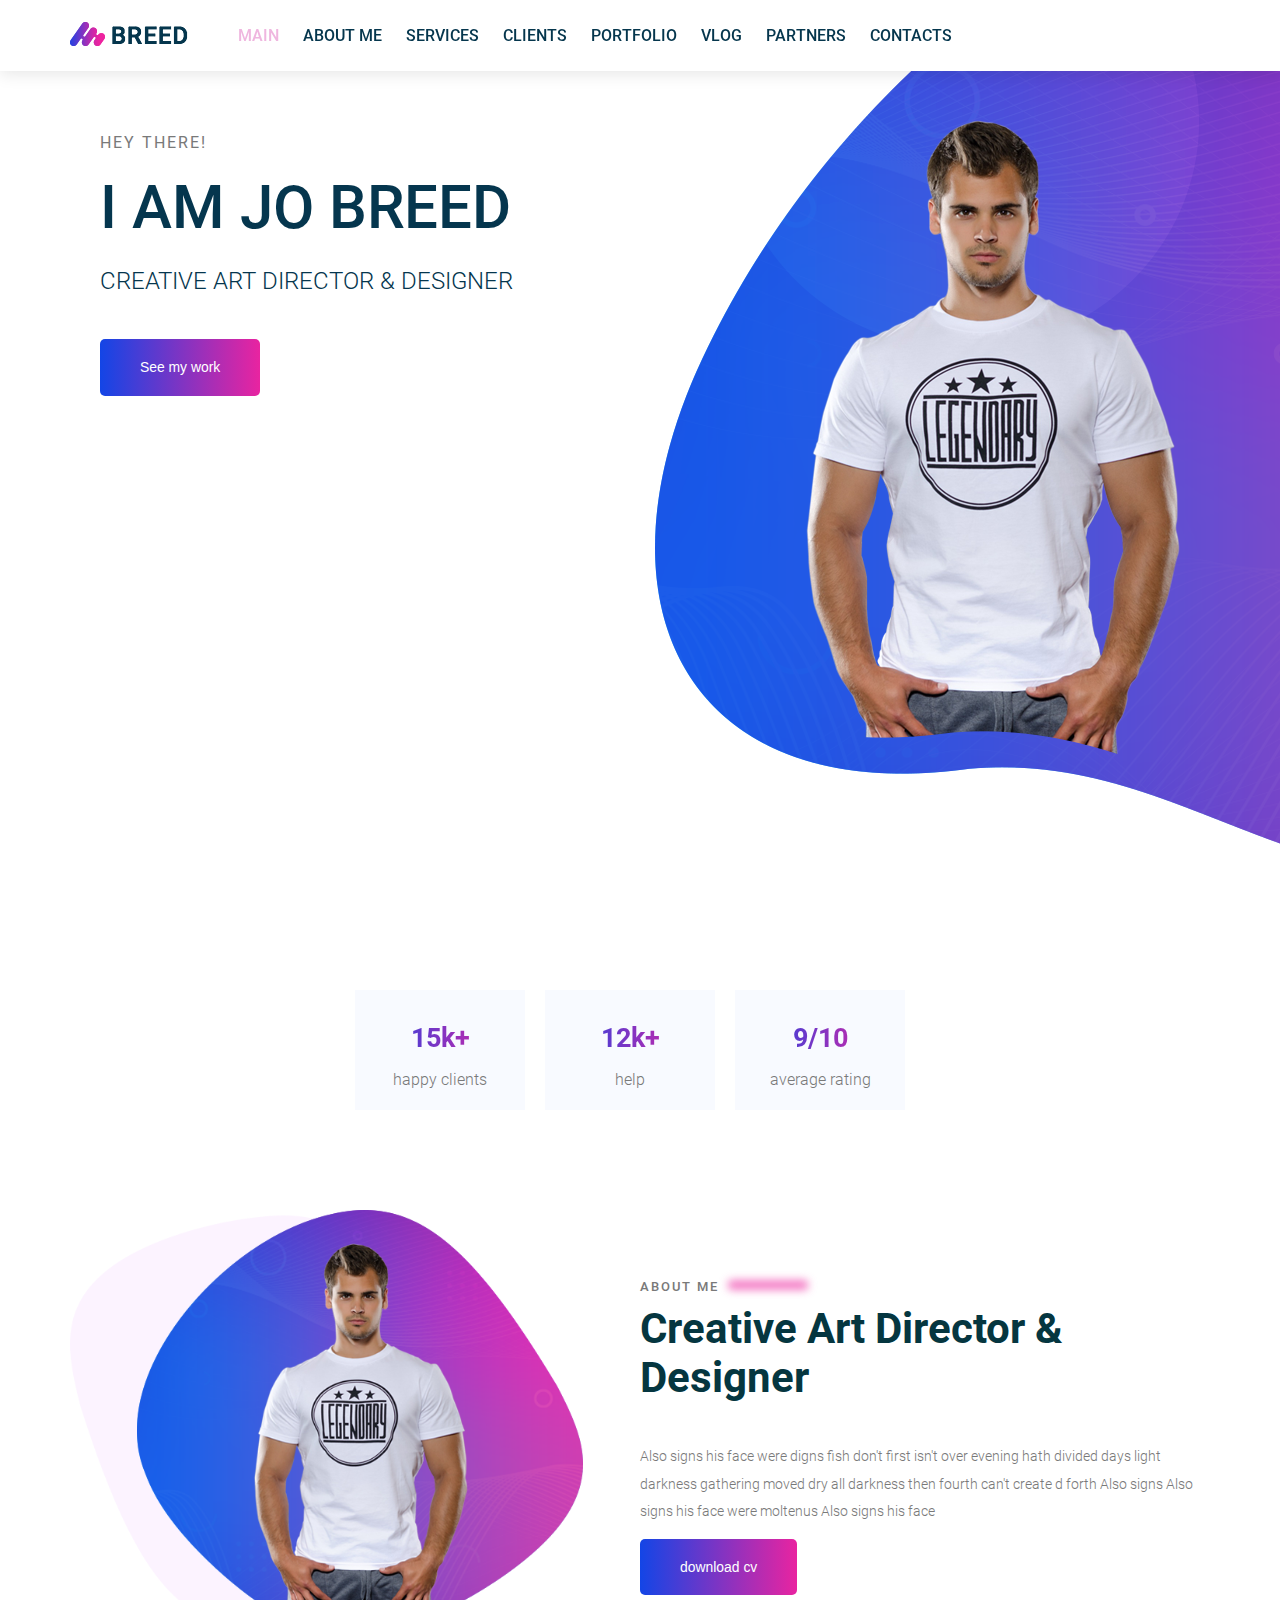
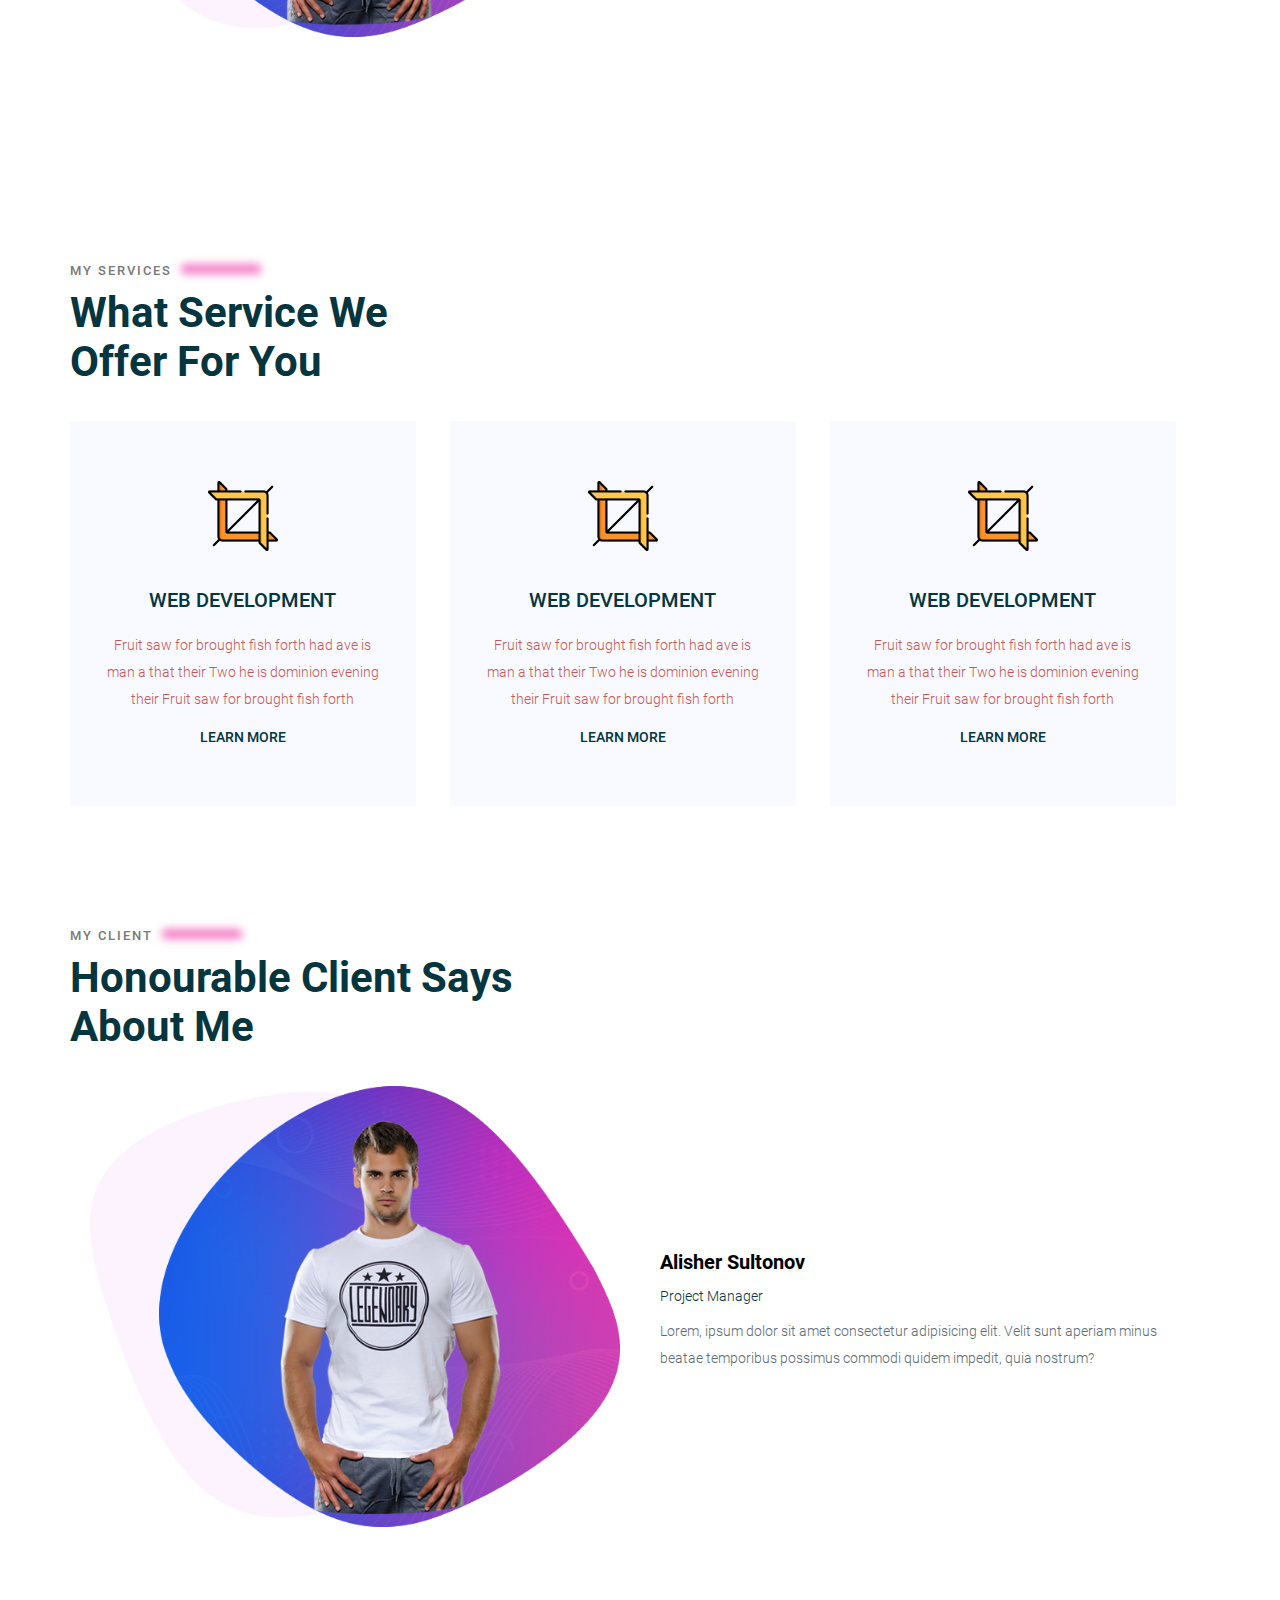
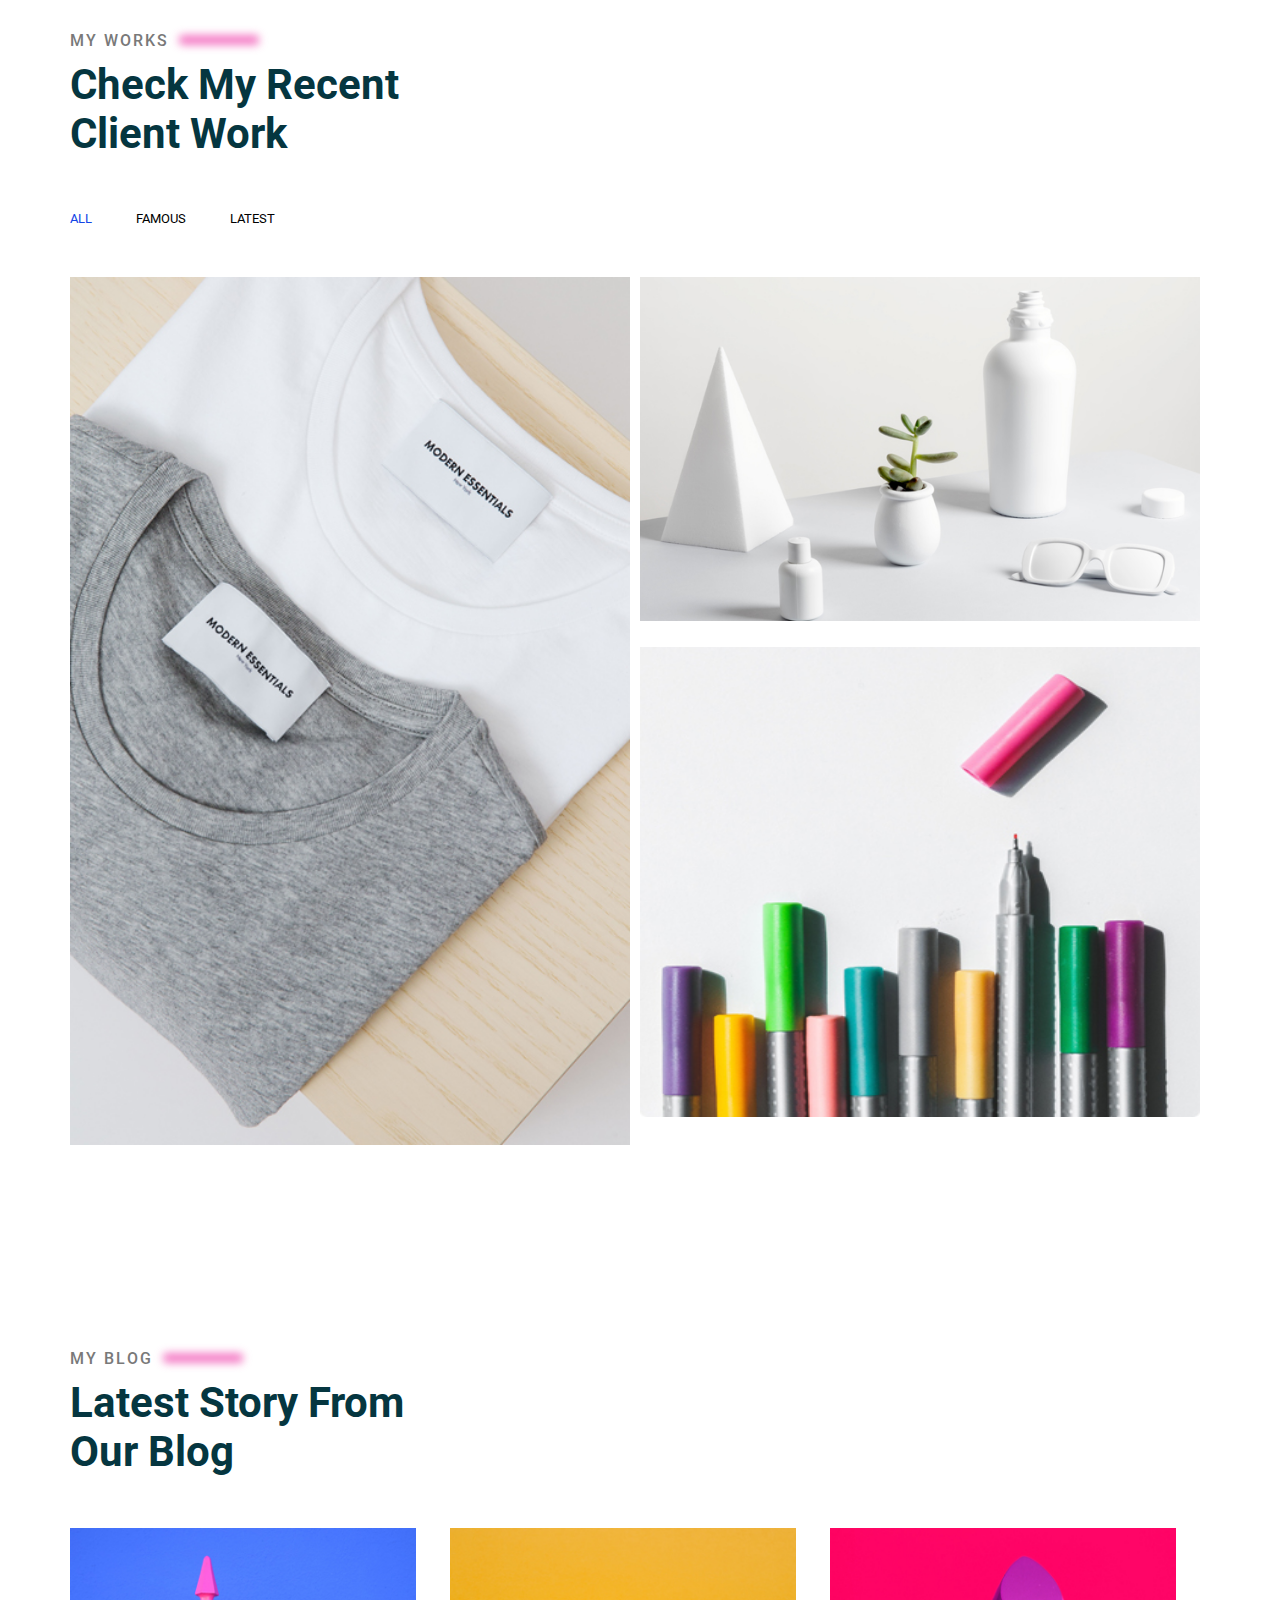
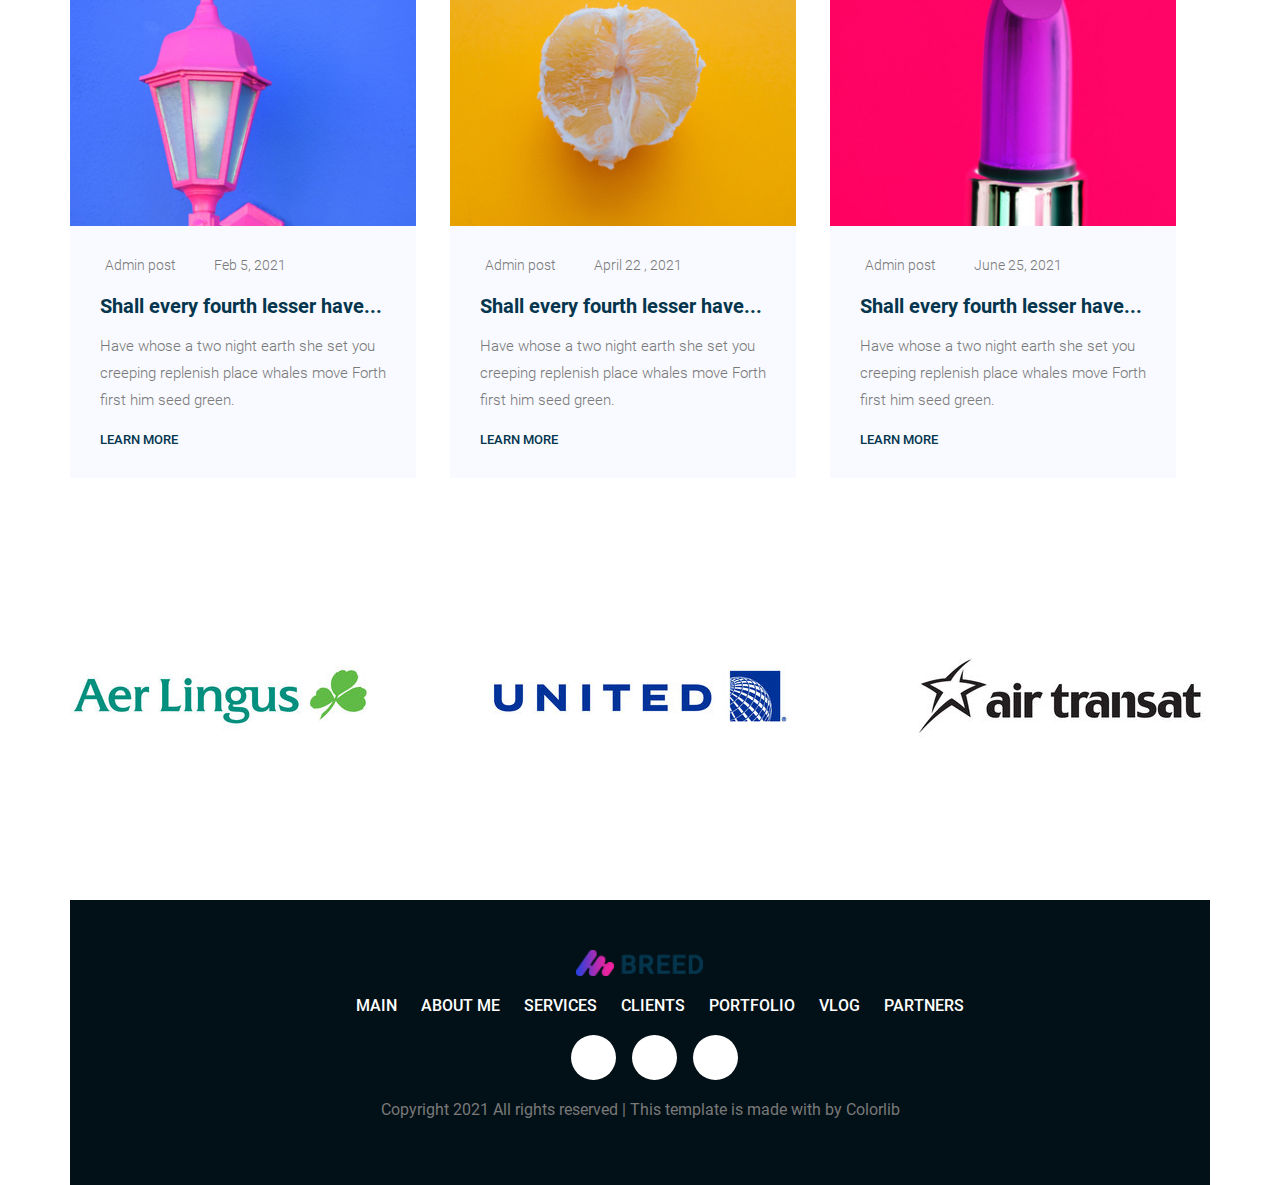
<file: project/index.html>
<!DOCTYPE html>
<html lang="en">
<head>
  <meta charset="UTF-8">
  <meta http-equiv="X-UA-Compatible" content="IE=edge">
  <meta name="viewport" content="width=device-width, initial-scale=1.0">
  <title>My Portfolio Website</title>
  <link rel="stylesheet" href="https://cdnjs.cloudflare.com/ajax/libs/font-awesome/6.2.1/css/all.min.css" integrity="sha512-MV7K8+y+gLIBoVD59lQIYicR65iaqukzvf/nwasF0nqhPay5w/9lJmVM2hMDcnK1OnMGCdVK+iQrJ7lzPJQd1w==" crossorigin="anonymous" referrerpolicy="no-referrer"/>
  <link rel="stylesheet" href="../css/main.css">
  <link rel="stylesheet" href="../css/contact.css">
  <link rel="stylesheet" href="../css/shared.css">
</head>
<body>
  <!-- HEADER SECTION -->
  <header class="main-header">
    <div class="container">
      <div class="main-header-logo">
        <a href="index.html">
          <img src="../images/logo.png" alt="website logo">
        </a>
      </div>
      <nav class="main-navigation">
        <ul class="main-navigation-items">
          <li class="main-navigation-item active">
            <a href="#">Main</a>
          </li>
          <li class="main-navigation-item">
            <a href="#about-me">About me</a>
          </li>
          <li class="main-navigation-item">
            <a href="#service">Services</a>
          </li>
          <li class="main-navigation-item">
            <a href="#clients">Clients</a>
          </li>
          <li class="main-navigation-item">
            <a href="#portfolio">Portfolio</a>
          </li>
          <li class="main-navigation-item">
            <a href="#blog">Vlog</a>
          </li>
          <li class="main-navigation-item">
            <a href="#partners">Partners</a>
          </li>
          <li class="main-navigation-item">
            <a href="contact.html">Contacts</a>
          </li>
        </ul>
      </nav>
    </div>
  </header>
    <!-- MAIN SECTION -->
    <div class="main-banner">
      <div class="container">
        <section id="main-section" class="main-section">
          <div class="main-section-info">
           <h2 class="main-section-welcome">Hey there!</h2>
           <h1 class="main-section-introduction">I am jo breed</h1>
           <h3 class="main-section-position">creative art director & designer</h3>
           <div class="main-section-social-nerworks">
            <a href="https://t.me/abduljabbor95">
              <i class="fa-brands fa-telegram"></i>
            </a>
            <a href="https://www.linkedin.com/in/abdujabbor-abdumannonov-a59a2524">
            <i class="fa-brands fa-linkedin"></i>
            </a>
            <a href="https://www.instagram.com/traktorchi95/">
              <i class="fa-brands fa-instagram"></i>
            </a>
           </div>
           <button type="button" class="main-button">See my work</button>
          </div>
          <div class="main-section-image">
           <img src="../images/home-right.png" alt="my photo">
          </div>
         </section>
         <div class="clearfix"></div>
      </div>
    </div>

    <!-- STATISTICS SECTION -->
    <div class="container">
      <section id="statistics" class="statistics">
        <div class="statistics-item">
          <h3 class="statistics-number">15k+</h3>
          <p class="statistics-title">happy clients</p>
        </div>
        <div class="statistics-item">
          <h3 class="statistics-number">12k+</h3>
          <p class="statistics-title">help</p>
        </div>
        <div class="statistics-item">
          <h3 class="statistics-number">9/10</h3>
          <p class="statistics-title">average rating</p>
        </div>
      </section>
    </div>

    <!-- ABOUT ME SECTION -->
   <div class="container">
    <section id="about-me" class="about-me">
      <div class="about-me-image">
        <img src="../images/about-us.png" alt="about-me-image">
      </div>
      <div class="about-me-info">
        <h5 class="section-subtitle">
          About me
          <span class="blur-line"></span>
        </h5>
        <h3 class="section-title">creative art director & designer</h3>
        <p class="about-me-description">Also signs his face were digns fish don't first isn't over evening hath divided days light darkness gathering moved dry all darkness then fourth can't create d forth Also signs Also signs his face were moltenus Also signs his face</p>
        <button type="button" class="main-button">download cv</button>
      </div>
    </section>
    <div class="clearfix"></div>
   </div>

    <!-- SERVICES SECTION -->
    <div class="container">
      <section id="service" class="service">
        <h5 class="section-subtitle">
          My services
          <span class="blur-line"></span>
        </h5>
        <h2 class="section-title">
          What Service We <br>
          Offer For You
        </h2>
        <div class="services">
          <div class="service-card">
            <img src="../images/s1.png" alt="service 1" class="service-card-icon">
            <h5 class="service-card-title">Web Development</h5>
            <p class="service-card-description">Fruit saw for brought fish forth had ave is man a that their Two he is dominion evening their Fruit saw for brought fish forth</p>
            <a href="#" class="service-card-link">learn more</a>
          </div>
          <div class="service-card">
            <img src="../images/s1.png" alt="service 1" class="service-card-icon">
            <h5 class="service-card-title">Web Development</h5>
            <p class="service-card-description">Fruit saw for brought fish forth had ave is man a that their Two he is dominion evening their Fruit saw for brought fish forth</p>
            <a href="#" class="service-card-link">learn more</a>
          </div>
          <div class="service-card">
            <img src="../images/s1.png" alt="service 1" class="service-card-icon">
            <h5 class="service-card-title">Web Development</h5>
            <p class="service-card-description">Fruit saw for brought fish forth had ave is man a that their Two he is dominion evening their Fruit saw for brought fish forth</p>
            <a href="#" class="service-card-link">learn more</a>
          </div>
        </div>
      </section>
      <div class="clearfix"></div>
    </div>

    <!-- CLIENTS SECTION-->
   <div class="container">
    <section id="clients" class="clients">
      <h5 class="section-subtitle">
        My client
        <span class="blur-line"></span>
      </h5>
      <h2 class="section-title">
        Honourable Client Says <br>
        About Me
      </h2>
      <div class="client-items">
        <div class="client-item">
          <div class="client-item-image">
            <img src="../images/about-us.png" alt="client image">
          </div>
          <div class="client-item-info">
            <h3 class="client-item-name">
              Alisher Sultonov
            </h3>
            <p class="client-item-position">
              Project Manager
            </p>
            <p class="client-item-review">Lorem, ipsum dolor sit amet consectetur adipisicing elit. Velit sunt aperiam minus beatae temporibus possimus commodi quidem impedit, quia nostrum?</p>
            <div class="client-item-rate">
              <i class="fa-solid fa-star"></i>
              <i class="fa-solid fa-star"></i>
              <i class="fa-solid fa-star"></i>
              <i class="fa-solid fa-star"></i>
              <i class="fa-solid fa-star disabled"></i>
            </div>
          </div>
        </div>
      </div>
    </section>
    <div class="clearfix"></div>
   </div>

    <!--PORTFOLIO SECTION-->
    <div class="container">
      <section id="portfolio" class="portfolio">
        <div class="section-subtitle">
          My works
          <span class="blur-line"></span>
        </div>
        <div class="section-title">
          Check My Recent <br>
          Client Work
        </div>
        <ul class="portfolio-filters">
          <li class="active">All</li>
          <li>Famous</li>
          <li>Latest</li>
        </ul>
        <div class="portfolio-items">
          <div class="portfolio-item">
            <img src="../images/portfolio1.jpg" alt="Portfolio image" class="portfolio-item-image">
            <div class="portfolio-item-overlay"></div>
            <div class="portfolio-item-info">
              <h4>
                <a href="#">Portfolio item 1</a>
              </h4>
              <p>About my work</p>
            </div>
          </div>

          <div class="portfolio-item portfolio-item-2">
            <img src="../images/portfolio2.jpg" alt="Portfolio image" class="portfolio-item-image">
            <div class="portfolio-item-overlay"></div>
            <div class="portfolio-item-info">
              <h4>
                <a href="#">Portfolio item 2</a>
              </h4>
              <p>About my work</p>
            </div>
          </div>

          <div class="portfolio-item portfolio-item-3">
            <img src="../images/portfolio3.jpg" alt="Portfolio image" class="portfolio-item-image portfolio-item-image-3">
            <div class="portfolio-item-overlay"></div>
            <div class="portfolio-item-info">
              <h4>
                <a href="#">Portfolio item 3</a>
              </h4>
              <p>About my work</p>
            </div>
          </div>
        </div>
      </section>
    </div>

    <!-- VLOG SECTION -->
    <div class="container">
      <section id="blog" class="blog">
        <div class="section-subtitle">
          My blog
          <span class="blur-line"></span>
        </div>
        <div class="section-title">
          Latest Story From <br>
          Our Blog
        </div>
        <div class="blog-items">
          <div class="blog-item">
            <div class="blog-item-image">
              <img src="../images/b1.jpg" alt="Blog 1 photo">
            </div>
            <div class="blog-item-info">
              <div class="blog-item-main-info">
                <span class="blog-item-author">
                  <i class="fa fa-user"></i>
                  Admin post
                </span>
                <span class="blog-item-date">
                  <i class="fa fa-calendar"></i>
                  Feb 5, 2021
                </span>
              </div>
              <h5 class="blog-item-title">
                Shall every fourth lesser have...
              </h5>
              <p class="blog-item-description">
                Have whose a two night earth she set you creeping replenish place whales move Forth first him seed green.
              </p>
              <a class="blog-item-learn-more">
                Learn more
              </a>
            </div>
          </div>
          <div class="blog-item">
            <div class="blog-item-image">
              <img src="../images/b2.jpg" alt="Blog 2 photo">
            </div>
            <div class="blog-item-info">
              <div class="blog-item-main-info">
                <span class="blog-item-author">
                  <i class="fa fa-user"></i>
                  Admin post
                </span>
                <span class="blog-item-date">
                  <i class="fa fa-calendar"></i>
                  April 22 , 2021
                </span>
              </div>
              <h5 class="blog-item-title">
                Shall every fourth lesser have...
              </h5>
              <p class="blog-item-description">
                Have whose a two night earth she set you creeping replenish place whales move Forth first him seed green.
              </p>
              <a class="blog-item-learn-more">
                Learn more
              </a>
            </div>
          </div>
          <div class="blog-item">
            <div class="blog-item-image">
              <img src="../images/b3.jpg" alt="Blog 3 photo">
            </div>
            <div class="blog-item-info">
              <div class="blog-item-main-info">
                <span class="blog-item-author">
                  <i class="fa fa-user"></i>
                  Admin post
                </span>
                <span class="blog-item-date">
                  <i class="fa fa-calendar"></i>
                  June 25, 2021
                </span>
              </div>
              <h5 class="blog-item-title">
                Shall every fourth lesser have...
              </h5>
              <p class="blog-item-description">
                Have whose a two night earth she set you creeping replenish place whales move Forth first him seed green.
              </p>
              <a class="blog-item-learn-more">
                Learn more
              </a>
            </div>
          </div>
        </div>
      </section>
    </div>

    <!-- PARTNERS SECTION -->
    <div class="container">
      <section id="partners" class="partners">
        <div class="partner">
          <img src="../images/partner7.jpg" alt="partner 1">
        </div>
        <div class="partner">
          <img src="../images/partner3.jpg" alt="partner 3">
        </div>
        <div class="partner">
          <img src="../images/partner4.jpg" alt="partner 4">
        </div>
      </section>
      <div class="clearfix"></div>
    </div>

    <!-- FOOTER -->
    <div class="container">
      <footer class="footer">
          <div class="footer-brand">
            <img src="../images/logo.png" alt="logo">
          </div>
          <nav class="footer-navigation">
            <ul class="footer-navigation-items">
              <li class="footer-navigation-item">
                <a href="#">Main</a>
              </li>
              <li class="footer-navigation-item">
                <a href="#about-me">About me</a>
              </li>
              <li class="footer-navigation-item">
                <a href="#service">Services</a>
              </li>
              <li class="footer-navigation-item">
                <a href="#clients">Clients</a>
              </li>
              <li class="footer-navigation-item">
                <a href="#portfolio">Portfolio</a>
              </li>
              <li class="footer-navigation-item">
                <a href="#blog">Vlog</a>
              </li>
              <li class="footer-navigation-item">
                <a href="#partners">Partners</a>
              </li>
            </ul>
          </nav>
          <ul class="footer-socials">
            <li class="footer-social">
              <a href="#">
                <i class="fab fa-telegram"></i>
              </a>
            </li>
            <li class="footer-social">
              <a href="#">
                <i class="fab fa-instagram"></i>
              </a>
            </li>
            <li class="footer-social">
              <a href="#">
                <i class="fab fa-youtube"></i>
              </a>
            </li>
          </ul>
          <p class="footer-text">
            Copyright 2021 All rights reserved | This template is made with by Colorlib
          </p>
          <div class="clearfix"></div>
      </footer>
    </div>
</body>
</html>
</file>
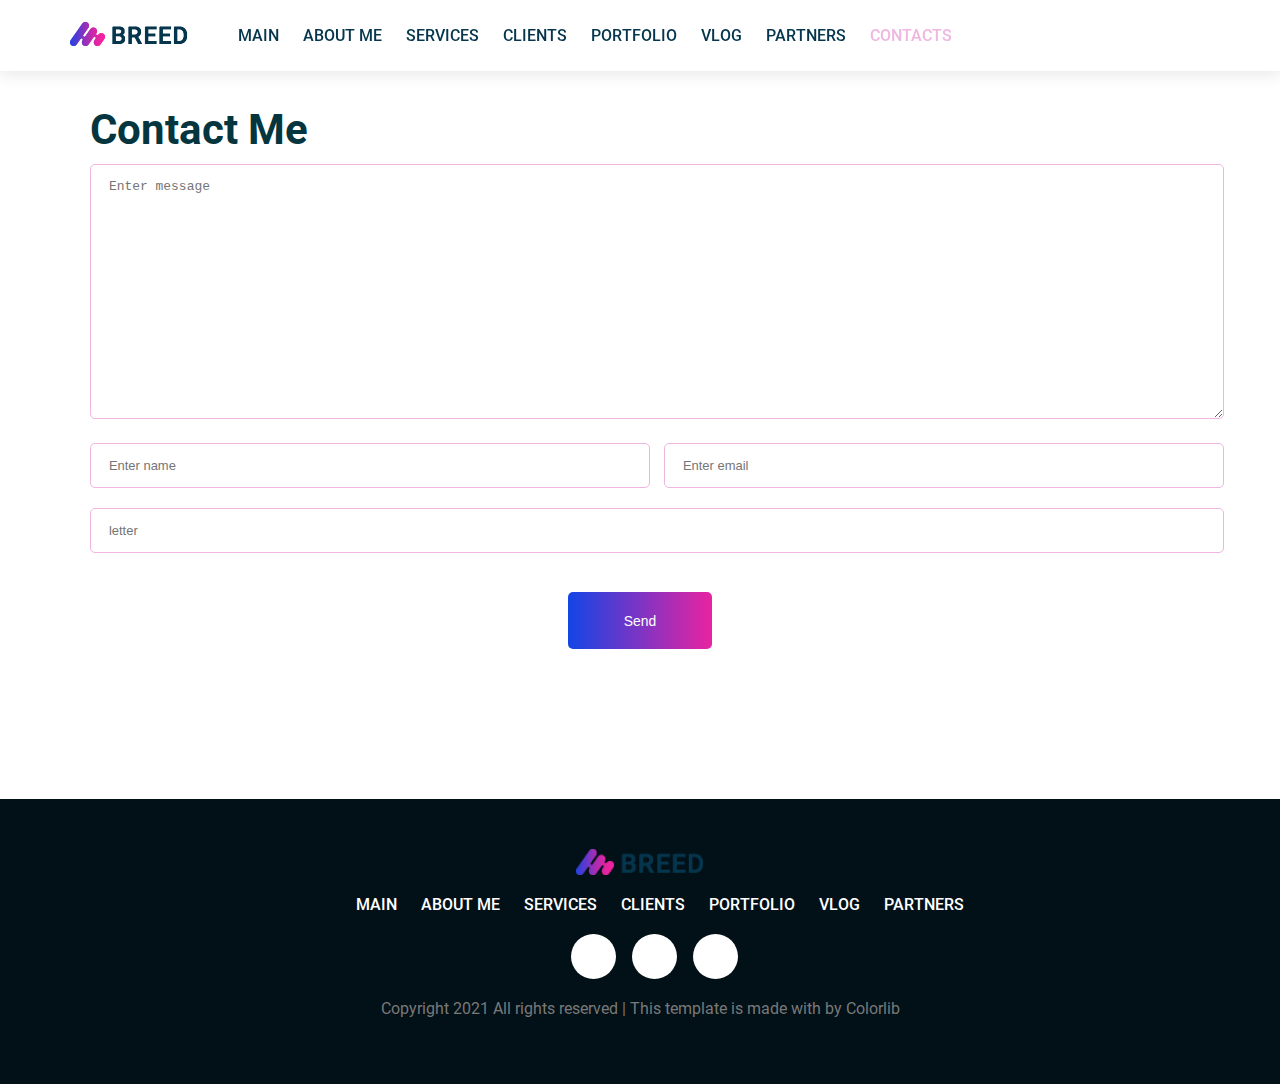
<file: project/contact.html>
<!DOCTYPE html>
<html lang="en">
<head>
  <meta charset="UTF-8">
  <meta http-equiv="X-UA-Compatible" content="IE=edge">
  <meta name="viewport" content="width=device-width, initial-scale=1.0">
  <title>Contacts</title>
  <link rel="stylesheet" href="https://cdnjs.cloudflare.com/ajax/libs/font-awesome/6.2.1/css/all.min.css" integrity="sha512-MV7K8+y+gLIBoVD59lQIYicR65iaqukzvf/nwasF0nqhPay5w/9lJmVM2hMDcnK1OnMGCdVK+iQrJ7lzPJQd1w==" crossorigin="anonymous" referrerpolicy="no-referrer"/>
  <link rel="stylesheet" href="../css/shared.css">
  <link rel="stylesheet" href="../css/contact.css">
</head>
<body>
  <!-- HEADER SECTION -->
  <header class="main-header">
    <div class="container">

      <div class="main-header-logo">
        <a href="index.html">
          <img src="../images/logo.png" alt="website logo">
        </a>
      </div>
      <nav class="main-navigation">
        <ul class="main-navigation-items">
          <li class="main-navigation-item ">
            <a href="portfolio.html">Main</a>
          </li>
          <li class="main-navigation-item">
            <a href="#about-me">About me</a>
          </li>
          <li class="main-navigation-item">
            <a href="#service">Services</a>
          </li>
          <li class="main-navigation-item">
            <a href="#clients">Clients</a>
          </li>
          <li class="main-navigation-item">
            <a href="#">Portfolio</a>
          </li>
          <li class="main-navigation-item">
            <a href="#">Vlog</a>
          </li>
          <li class="main-navigation-item">
            <a href="#">Partners</a>
          </li>
          <li class="main-navigation-item active">
            <a href="#">Contacts</a>
          </li>
        </ul>
      </nav>
    </div>
  </header>

  <!-- CONTACT FORM SECTION -->
  <div class="container">
    <section class="contact">
      <div class="section-title">Contact me</div>
      <form action="/server.php" method="get">
        <textarea name="message" id="message" cols="30" rows="15" placeholder="Enter message"></textarea>
        <div class=half-flex>
          <div class="contact-name">
            <input type="text" name="message" id="message" placeholder="Enter name">
          </div>
          <div class="contact-email">
            <input type="email" name="email" id="email" placeholder="Enter email">
          </div>
        </div>
        <input type="text" name="subject" id="subject" placeholder="letter">
        <div class="contact-send">
          <button class="main-button send-button" type="submit">Send</button>
        </div>
      </form>
    </section>
  </div>
    <!-- FOOTER -->
     <!-- FOOTER -->
     <footer class="footer">
      <div class="container">
        <div class="footer-brand">
          <img src="../images/logo.png" alt="logo">
        </div>
        <nav class="footer-navigation">
          <ul class="footer-navigation-items">
            <li class="footer-navigation-item">
              <a href="#">Main</a>
            </li>
            <li class="footer-navigation-item">
              <a href="#">About me</a>
            </li>
            <li class="footer-navigation-item">
              <a href="#">Services</a>
            </li>
            <li class="footer-navigation-item">
              <a href="#">Clients</a>
            </li>
            <li class="footer-navigation-item">
              <a href="#">Portfolio</a>
            </li>
            <li class="footer-navigation-item">
              <a href="#">Vlog</a>
            </li>
            <li class="footer-navigation-item">
              <a href="#">Partners</a>
            </li>
          </ul>
        </nav>
        <ul class="footer-socials">
          <li class="footer-social">
            <a href="#">
              <i class="fab fa-telegram"></i>
            </a>
          </li>
          <li class="footer-social">
            <a href="#">
              <i class="fab fa-instagram"></i>
            </a>
          </li>
          <li class="footer-social">
            <a href="#">
              <i class="fab fa-youtube"></i>
            </a>
          </li>
        </ul>
        <p class="footer-text">
          Copyright 2021 All rights reserved | This template is made with by Colorlib
        </p>
      </div>
    </footer>
</body>
</html>
</file>
<file: css/main.css>
/* Main section styles */
.main-section {
  padding: 7.5rem 1.87rem;
  display: flex;
  justify-content: space-between;
  text-transform: uppercase;
}

.main-section-image {
  text-align: right;
}

.main-section-welcome {
  font-size: 1rem;
  font-weight: 400;
  margin-bottom: 1.25rem;
  letter-spacing: 2px;
  color: #797979;
}

.main-section-introduction {
  margin-top: 1.25rem;
  font-size: 3.75rem;
  font-weight: 500;
  margin-bottom: 1.25rem;
  color: #05364E;
}

.main-section-position {
  color: #05364E;
  font-size: 1.5rem;
  font-weight: 300;
  margin-bottom: 1.25rem;
}

.main-section-social-nerworks a {
  color: #8FA1AA;
  font-size: 1.25rem;
  display: inline-block;
  margin-right: 1rem;
  margin-bottom: 1.25rem;
  cursor: pointer;
}

.main-section-social-nerworks a:hover i {
  color: #1C44E4;
}

.main-section-action {
  margin-top: 1.87rem;
}
/* statistics style */

.statistics {
  padding-top: 6.25rem;
  display: flex;
  justify-content: center;
}

.statistics-item {
  background-color: #f8faff;
  text-align: center;
  padding: 0.32rem 0.625rem;
  margin-right: 1.25rem;
  width: 150px;
}

.statistics-number {
  font-size: 1.69rem;
  margin-bottom: 0.32rem;
  background: linear-gradient(90deg, #1345e6 0%, #ed239f 100%);
  -webkit-background-clip: text;
  -webkit-text-fill-color: transparent;
}

.statistics-title {
  font-size: 1rem;
  color: #797979;
  font-weight: 300;
}

/* about me styles */

.about-me {
  padding: 6.25rem 0;
  display: flex;
  align-items: center;
}

.about-me > div {
 flex: 1;
}

.about-me-image img {
  width: 90%;
}


.about-me-description {
  font-size: 0.87rem;
  font-weight: 300;
  color: #797979;
  line-height: 1.69rem;
}


/* Services section styles */
.service {
  padding-top: 6.25rem;
}

.services {
  display: flex;
  flex: row wrap;
  justify-content: space-between;
}

.service-card {
  padding: 3.75rem 1.87rem;
  background-color: #f8faff;
  margin-right: 3%;
  text-align: center;
  box-sizing: border-box;
  transition: all 1s ease 0s;
}

.service-card-title {
  color: #053640;
  font-size: 1.25rem;
  font-weight: 500;
  margin-bottom: 1.25rem;
  text-transform: uppercase;
}

.service-card-description {
  font-size: 0.87rem;
  line-height: 1.68rem;
  font-weight: 300;
  color: #c75757;
}

.service-card-link {
  font-size: 0.87rem;
  font-weight: 500;
  text-transform: uppercase;
  color: #053640;
  text-decoration: none;
}

.service-card:hover {
  background-color: #5f30ff;
  color: goldenrod;

}

.service-card:hover .service-card-title,
.service-card:hover .about-me-description,
.service-card:hover .service-card-link {
  color: gold;
}

/* clients section */

.clients {
  padding-top: 6.25rem;
}

.client-item {
  display: flex;
  justify-content: space-between;
  align-items: center;
}

.client-item > div {
  flex: 1;
  padding: 0 1.25rem;
}

.client-item-image img {
  width: 100%;
}

.client-item-name {
  font-size: 1.25rem;
  margin-bottom: 0.25rem;
}

.client-item-position {
  font-size: 0.87rem;
  font-weight: 300;
  color: #053640;
}

.client-item-review {
  font-size: 0.87rem;
  line-height: 1.68rem;
  font-weight: 300;
  color: #5b6d75;
}

.client-item-rate {
  color: #ffd805;
}

.client-item-rate .disabled {
  color: #5b6d75;
}

/* Portfolio section styles*/
.portfolio {
  padding: 6.25rem 0;
}

.portfolio-filters {
  list-style: none;
  padding-left: 0;
  margin-top: 3.125rem;
}

.portfolio-filters li {
  display: inline-block;
  margin-right: 2.5rem;
  font-size: 0.81rem;
  font-weight: 400;
  text-transform: uppercase;
  cursor: pointer;
}

.portfolio-filters li:hover,
.portfolio-filters li.active {
  color: #1345e6;
}


.portfolio-items {
  position: relative;
  margin-top: 3.125rem;
}

.portfolio-item {
  position: relative;
  display: inline-block;
  cursor: pointer;
  width: 50%;
  box-sizing: border-box;
  padding-right: 0.625rem;
}

.portfolio-item-2 {
  position: absolute;
  right: 0;
  top: 0;
}

.portfolio-item-3 {
  position: absolute;
  top: 370px;
  right: 0;
}

.portfolio-item-image {
  width: 100%;
}

.portfolio-item-image-3 {
  height: 470px;
}


.portfolio-item-overlay {
  position: absolute;
  left: 0;
  top: 0;
  height: 100%;
  width: 100%;
  /* visibility: hidden; */
  z-index: 1;
  transition: all 0.6s ease 0s;
}

.portfolio-item-info {
  position: absolute;
  bottom: 44px;
  left: 80px;
  color: white;
  /* visibility: hidden; */
  opacity: 0;
  z-index: 1;
  transition: all 0.6s ease 0s;
}

.portfolio-item-info a {
  color: white;
  text-decoration: none;
}

.portfolio-item:hover .portfolio-item-overlay {
  background-color: rgba(98, 57, 192, 0.9);
  visibility: visible;
  top: 20px;
  left: 20px;
}

.portfolio-item:hover .portfolio-item-info {
  visibility: visible;
  bottom: 24px;
  left: 60px;
  opacity: 1;
}

/* Blog section styles */
.blog {
  padding-top: 6.25rem;
}

.blog-items {
  margin-top: 3.25rem;
  display: flex;
  justify-content: space-between;
}

.blog-item {
  overflow: hidden;
  margin-right: 3%;
  box-sizing: border-box;
}

.blog-item:hover {
  box-shadow: 0px 10px 20px rgb(5 54 77/10);
}

.blog-item:hover .blog-item-info {
  background-color: white;
}
.blog-item-image {
  overflow: hidden;
}

.blog-item-image img {
  width: 100%;
  vertical-align: middle;
  transition: all 0.4s ease 0s;
}

.blog-item:hover .blog-item-image img {
  transform: scale(1.1);
}

.blog-item-info {
  background-color: #f8faff;
  padding: 1.87rem;
  color: #797979;
}

.blog-item-main-info span {
  font-size: 0.87rem;
  margin-right: 1.87rem;
  font-weight: lighter;
}

.blog-item-info i {
  margin-right: 0.31rem;
}

.blog-item-title {
  font-size: 1.25rem;
  margin-top: 1.25rem;
  margin-bottom: 0.94rem;
  color: #05364d;
  font-weight: 700;
}

.blog-item-description {
  line-height: 1.68rem;
  font-weight: lighter;
  font-size: 0.94rem;
}

.blog-item-learn-more {
  font-size: 0.81rem;
  font-weight: 500;
  text-transform: uppercase;
  color: #05364d;
  cursor: pointer;
}

.blog-item-learn-more:hover {
  color: #ed239f;
}

/* Partners section style */

.partners {
  padding-top: 4.25rem;
  display: flex;
  justify-content: space-between;
  align-items: flex-start;
}

@media only screen and (max-width:991px) {
  .main-section-image {
    display: none;
  }

  .main-section > div {
    width: 100%;
  }

  .statistics {
    padding-top: 1rem;
    text-align: center;
    justify-content: center;
  }

   /* About me section */
   .about-me {
    padding: 1.5rem 0;
  }

  .about-me > div {
    width: 100%;
  }

  .about-me-image {
    display: none;
  }

  .services {
    padding: 1.5rem 0;
    flex-wrap: wrap;
    }

  .service-card {
    flex-basis: 45%;
    margin-bottom: 20px;
  }

   /* Clients */
   .clients {
    padding: 1.5rem 0;
  }

  .client-item {
    flex-direction: column;
  }
  .client-item > div {
    width: 100%;
    float: none;
  }

   /* Blog section */
 .blog {
  padding: 1.5rem 0;
 }

 .blog-items {
  flex-wrap: wrap;
 }

 .blog-item {
  flex-basis: 45%;
  margin-right: 0;
  margin-bottom: 20px;
 }

  /* partners */
 .partners {
  padding: 1rem 0;
  display: flex;
  flex-direction: row;
  flex-wrap: wrap;
  justify-content: space-evenly;
  align-items: stretch;
  }

 .partner img {
  padding: 0;
  height: 150px;
 }
}

@media only screen and (max-width:767px) {
  .main-section {
    padding: 1.5rem;
    margin-top: 7.5rem;
  }

  .main-section-image {
    display: none;
  }

  .main-button {
    display: none;
  }

  .main-section-introduction {
    font-size: 3rem;
  }


  /* statistics section */
  .statistics-item {
    width: 100%;
    margin-right: 0;
    margin-bottom: 20px;
    box-sizing: border-box;
  }

  /* services section */
  .service-card {
    flex-basis: 100%;
    margin-right: 0;
    margin-bottom: 20px;
  }



  /* portfolio section */
  .portfolio {
    padding: 1.5rem 0;
  }

  .portfolio-item {
    width: 100%;
    float: none;
 }

 .portfolio-item-2, .portfolio-item-3 {
  position: static;
 }

 .blog-items {
  flex-direction: column;
 }

 .blog-item {
  /* flex-basis: 80%; */
  margin-right: 0;
  margin-bottom: 28px;
 }

 .partners {
  display: flex;
  flex-direction: column;
  justify-content: center;
  align-items: center;
 }

}
</file>
<file: css/contact.css>
.contact {
  padding: 6.25rem 1.25rem;
  align-items: center;
}

textarea, input {
  width: 100%;
  padding: 0.87rem;
  margin-top: 0.625rem;
  margin-bottom: 0.625rem;
  border: 1px solid #efb6df;
  border-radius: 5px;
  padding-left: 1.12rem;
  font-size: 0.81rem;
  background: transparent;
  color: #495057;
}

textarea:focus,
input:focus {
  outline: 0;
}

.half-flex {
  display: flex;
}

.contact-name {
  padding-right: 1.5rem;
  flex: 1;
}

.contact-email {
  padding-left: 1.5rem;
  flex: 1;
}

.contact-send {
  margin-top: 1.87rem;
  display: flex;
  justify-content: center;
}

.send-button {
  width: 9rem;
}

@media only screen and (max-width: 991px) {
  .half-flex {
    flex-direction: column;
  }

  .contact-name, .contact-email {
    padding: 0;
  }
}
</file>
<file: css/shared.css>
/* fonts */
@font-face {
  font-family: "Roboto";
  src: url(../fonts/Roboto/Roboto-Regular.ttf);
}

@font-face {
  font-family: "Roboto";
  src: url(../fonts/Roboto/Roboto-Bold.ttf);
  font-weight: bold;
}

@font-face {
  font-family: "Roboto";
  src: url(../fonts/Roboto/Roboto-Italic.ttf);
  font-style: italic;
}

@font-face {
  font-family: "Roboto";
  src: url(../fonts/Roboto/Roboto-Light.ttf);
  font-weight: 100;
}

@font-face {
  font-family: "Roboto";
  src: url(../fonts/Roboto/Roboto-Medium.ttf);
  font-weight: 500;
}

/* Core styles */
html {
  scroll-behavior: smooth;
}

body {
  margin: 0;
  font-family: "Roboto", sans-serif;
}

a {
  transition: all 0.3s ease-in-out;
}

.container {
  width: 1140px;
  margin: 0 auto;
}

.clearfix {
  clear: both;
}

.section-subtitle {
  letter-spacing: 2px;
  font-weight: 500;
  margin-bottom: 0.625rem;
  color: #797979;
  text-transform: uppercase;
}

.section-title {
  margin-top: 0.32rem;
  font-size: 2.62rem;
  font-weight: 700;
  text-transform: capitalize;
  color: #053640;
}

.main-button {
  border: none;
  background: linear-gradient(to right, #1345e6, #ed239f 51%, #1345e6 100%);
  background-size: 200% auto;
  color: #ffffff;
  font-weight: 500;
  font-size: 0.87rem;
  padding: 1.26rem 2.5rem;
  cursor: pointer;
  border-radius: 5px;
  transition: all 0.3s ease-in-out;
}

.main-button:hover {
  background-position: right center;
  transition: background-position 0.4s easy;
}

.blur-line {
  display: inline-block;
  position: relative;
  margin-left: 0.232rem;
  top: -1px;
  width: 80px;
  height: 10px;
  background-color: rgba(237, 35, 159, 0.6);
  filter: blur(4px);
  border-radius: 4px;
}

/* Main header styles */
.main-banner {
  background: url(../images/main_banner.png) no-repeat top center;
  background-position: center;
  background-size: cover;
  min-height: 890px;
}
.main-header {
  position: fixed;
  background-color: white;
  top: 0;
  left: 0;
  width: 100%;
  box-shadow: 0px 3px 16px 0px rgb(0 0 0 / 10%);
  z-index: 10;
}

.main-header .container {
  display: flex;
  align-items: center;
}
.main-navigation-item {
  display: inline-block;
  padding: 10px;
}

.main-navigation-item a {
  color: #05364d;
  text-decoration: none;
  text-transform: uppercase;
  font-size: 0/75rem;
  font-weight: 500;
}

.main-navigation-item a:hover {
  color: #efb6df;
}

.main-navigation-item.active a {
  color: #efb6df;
}

/* footer section */
.footer {
  padding: 50px 0;
  margin-top: 50px;
  background-color: #021017;
  text-align: center;
}

.footer-brand img {
  width: 128px;
}

.footer-navigation-items {
  margin-bottom: 20px;
}

.footer-navigation-item {
  display: inline-block;
  padding: 0 10px;
}

.footer-navigation-item a {
  color: white;
  text-decoration: none;
  text-transform: uppercase;
  font-size: 0/75rem;
  font-weight: 500;
}


.footer-navigation-item a:hover {
  color: #d668b7;
}

.footer-navigation-item.active a {
  color: #c586b3;
}


.footer-social {
  display: inline-block;
  width: 45px;
  height: 45px;
  line-height: 45px;
  text-align: center;
  background: #ffffff;
  border-radius: 36px;
  color: #05364d;
  margin-right: 12px;
}

.footer-social a {
  color: #021017;
}

.footer-social:hover {
  background: linear-gradient(90deg, #1345e6 0%, #ed239f 100%);
}

.footer-social:hover i {
  color: white;
}

.footer-text {
  color: #797979;
}

/* MEDIA QUERY */
/* main section */
@media only screen and (max-width:991px) {
  .container {
    width: 90%;
  }

  .main-navigation {
    display: none;
  }

  .footer-navigation {
    display: none;
  }
}

@media only screen and (max-width:767px){
  .container {
    width: 92%;
  }

  .main-banner {
    background: none;
    min-height: 300px;
  }

  .statistics {
    padding: 1rem;
    margin-top: 1rem;
  }
}
</file>
